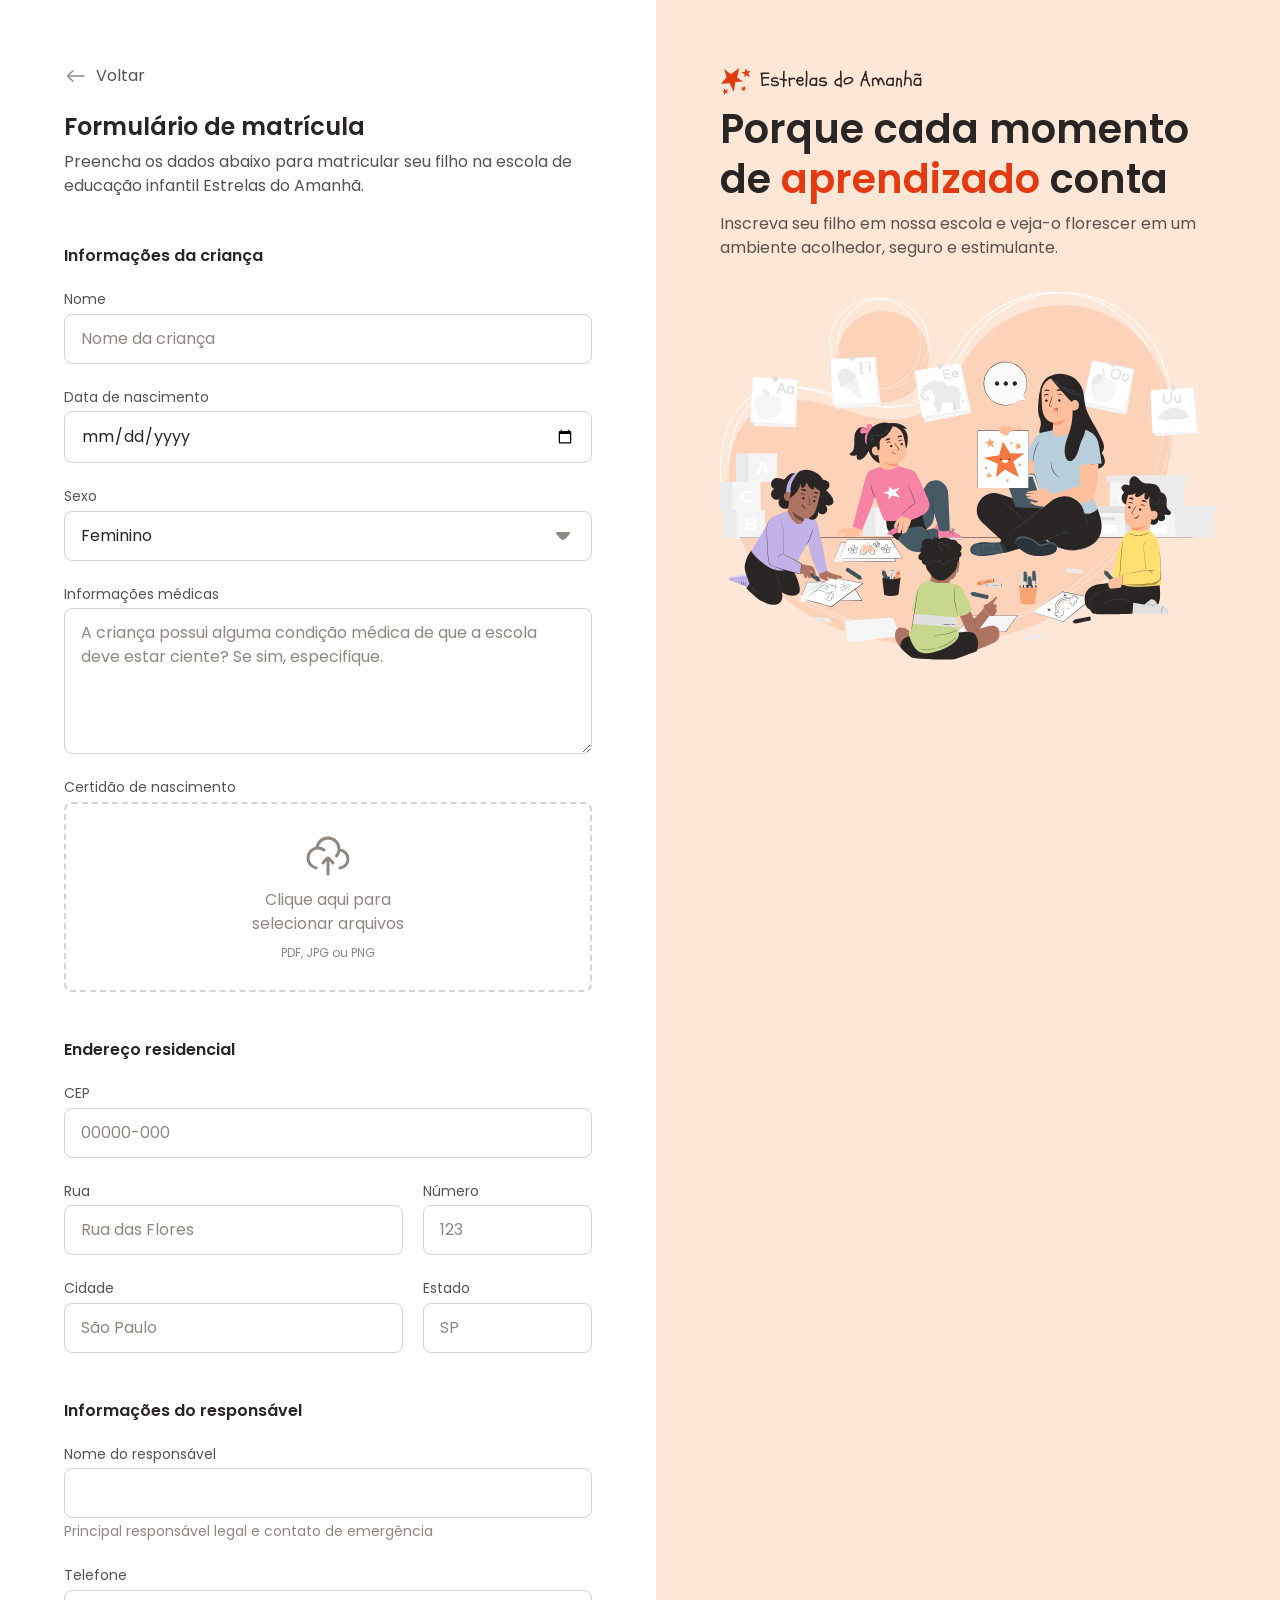
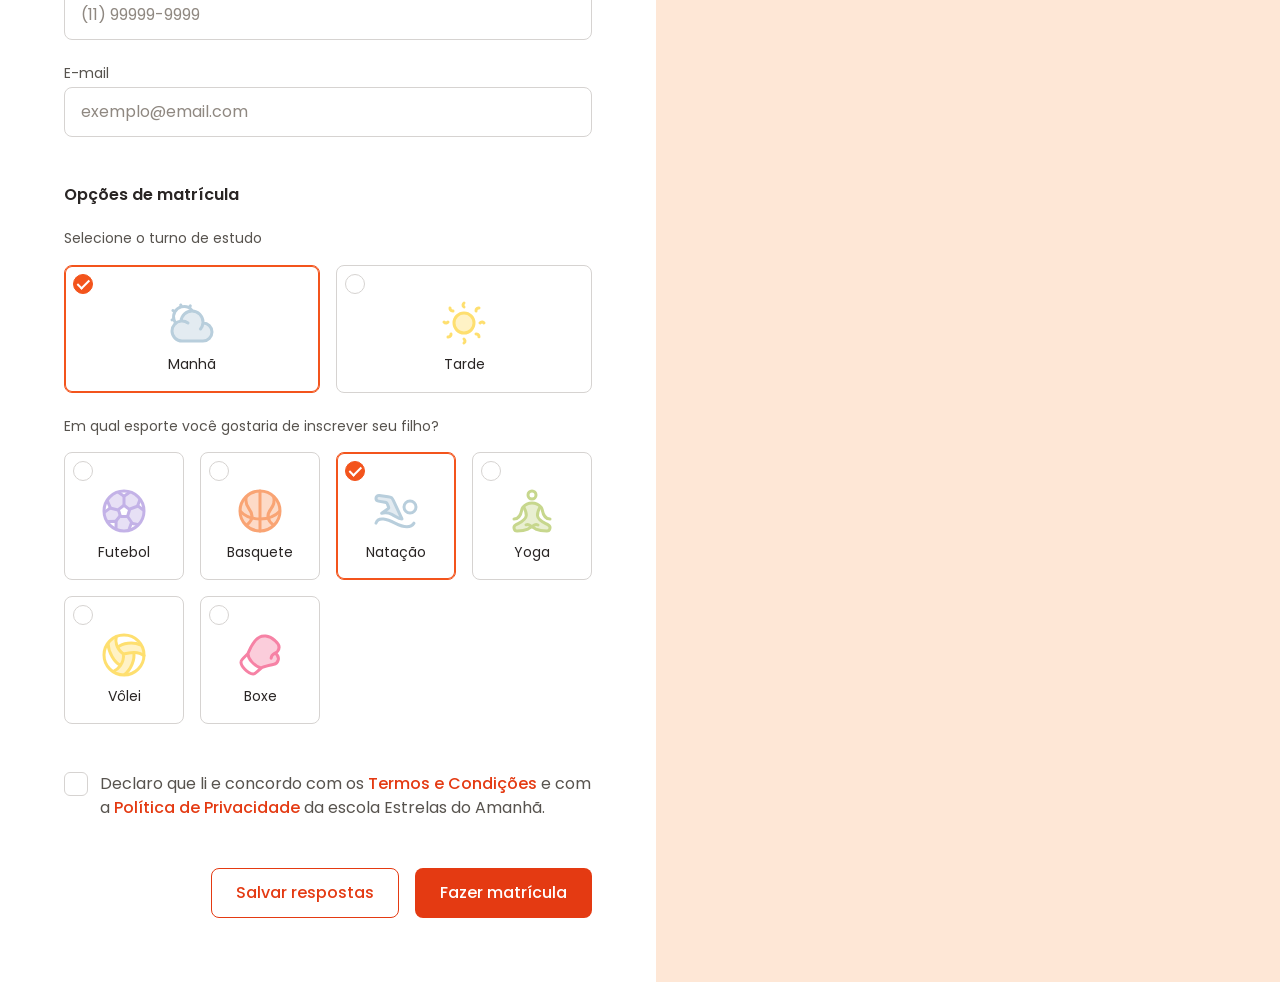
<file: index.html>
<!doctype html>
<html lang="pt-BR">
  <head>
    <link rel="preconnect" href="https://fonts.googleapis.com" />
    <link rel="preconnect" href="https://fonts.gstatic.com" crossorigin />
    <meta charset="UTF-8" />
    <meta name="viewport" content="width=device-width, initial-scale=1.0" />
    <title>Formulário de matrícula | Estrelas do Amanhã</title>
    <link rel="stylesheet" href="styles/index.css" />
    <link
      href="https://fonts.googleapis.com/css2?family=Poppins:wght@400;500;600;700&display=swap"
      rel="stylesheet"
    />
  </head>
  <body>
    <div id="app">
      <main id="inicio">
        <div class="main-container">
          <a class="back" href="#apresentacao">
            <img src="pictures/icons/arrow-left-02.svg" alt="" />
            <span>Voltar</span>
          </a>

          <h1>Formulário de matrícula</h1>
          <p>
            Preencha os dados abaixo para matricular seu filho na escola de
            educação infantil Estrelas do Amanhã.
          </p>

          <form id="formulario-matricula" action="" method="post" enctype="multipart/form-data">
            <fieldset>
              <legend>Informações da criança</legend>

              <div class="input-wrapper">
                <label for="nome">Nome</label>
                <input
                  type="text"
                  id="nome"
                  name="nome"
                  placeholder="Nome da criança"
                  autocomplete="off"
                  required
                />
              </div>

              <div class="input-wrapper">
                <label for="nascimento">Data de nascimento</label>
                <input type="date" id="nascimento" name="nascimento" required />
              </div>

              <div class="select-wrapper">
                <label for="sexo">Sexo</label>
                <select name="sexo" id="sexo">
                  <option value="feminino">Feminino</option>
                  <option value="masculino">Masculino</option>
                </select>
              </div>

              <div class="textarea-wrapper">
                <label for="info-medic">Informações médicas</label>
                <textarea
                  name="info-medic"
                  id="info-medic"
                  maxlength="900"
                  cols="30"
                  rows="5"
                  placeholder="A criança possui alguma condição médica de que a escola deve estar ciente? Se sim, especifique."
                ></textarea>
              </div>

              <div class="file-wrapper">
                <label for="upload-foto">Certidão de nascimento</label>
                <div class="gropzone">
                  <input type="file" id="upload-foto" name="certidao" accept=".pdf,.jpg,.jpeg,.png" multiple aria-describedby="upload-ajuda arquivos-selecionados" />
                  <img src="pictures/icons/cloud-upload.svg" alt="" width="48" height="48" />
                  <p>Clique aqui para<br />selecionar arquivos</p>
                  <small id="upload-ajuda">PDF, JPG ou PNG</small>
                </div>
                <small id="arquivos-selecionados" role="status"></small>
              </div>
            </fieldset>

            <fieldset class="addres">
              <legend>Endereço residencial</legend>
              <div class="input-wrapper">
                <label for="cep">CEP</label>
                <input type="text" id="cep" name="cep" inputmode="numeric" autocomplete="postal-code" placeholder="00000-000" pattern="[0-9]{5}-?[0-9]{3}" title="Informe oito números, com ou sem hífen." required />
              </div>

              <div class="flex">
                <div class="input-wrapper">
                  <label for="rua">Rua</label>
                  <input
                    type="text"
                    id="rua"
                    name="rua"
                    placeholder="Rua das Flores"
                    autocomplete="address-line1"
                    required
                  />
                </div>

                <div class="input-wrapper">
                  <label for="numero">Número</label>
                  <input type="text" id="numero" name="numero" placeholder="123" required />
                </div>
              </div>
              <div class="flex">
                <div class="input-wrapper">
                  <label for="cidade">Cidade</label>
                  <input
                    type="text"
                    id="cidade"
                    name="cidade"
                    placeholder="São Paulo"
                    autocomplete="address-level2"
                    required
                  />
                </div>

                <div class="input-wrapper">
                  <label for="estado">Estado</label>
                  <input type="text" id="estado" name="estado" autocomplete="address-level1" placeholder="SP" maxlength="2" pattern="[A-Za-z]{2}" title="Informe a sigla do estado com duas letras." required />
                </div>
              </div>

            </fieldset>

            <fieldset class="guardian">
              <legend>Informações do responsável</legend>

              <div class="input-wrapper">
                <label for="guardian">Nome do responsável</label>
                <input type="text" name="responsavel" id="guardian" autocomplete="name" aria-describedby="responsavel-ajuda" required />
                <small id="responsavel-ajuda"
                  >Principal responsável legal e contato de emergência</small
                >
              </div>

              <div class="input-wrapper">
                <label for="telefone">Telefone</label>
                <input type="tel" name="telefone" id="telefone" autocomplete="tel" placeholder="(11) 99999-9999" pattern="\+?[0-9\(\) .\-]{10,20}" title="Informe um telefone com DDD." required />
              </div>

              <div class="input-wrapper">
                <label for="email">E-mail</label>
                <input type="email" name="email" id="email" autocomplete="email" placeholder="exemplo@email.com" aria-describedby="email-erro" required />
                <div class="error" id="email-erro">
                  <img src="pictures/icons/alert-circle.svg" alt="" />
                  <span>Insira um e-mail válido</span>
                </div>
              </div>
            </fieldset>

            <fieldset class="enroll-options">
              <legend>Opções de matrícula</legend>

              <fieldset class="option-group">
                <legend>Selecione o turno de estudo</legend>
                <div class="radio-wrapper shifts">
                  <label class="radio-inner" for="morning">
                    <input type="radio" name="turno" id="morning" value="manha" checked required />
                    <span class="radio-image" aria-hidden="true"></span>
                    <img src="pictures/icons/sun-cloud-02.svg" alt="" width="48" height="48" />
                    <span>Manhã</span>
                  </label>
                  <label class="radio-inner" for="afternoon">
                    <input type="radio" name="turno" id="afternoon" value="tarde" />
                    <span class="radio-image" aria-hidden="true"></span>
                    <img src="pictures/icons/sun-02.svg" alt="" width="48" height="48" />
                    <span>Tarde</span>
                  </label>
                </div>
              </fieldset>

              <fieldset class="option-group">
                <legend>Em qual esporte você gostaria de inscrever seu filho?</legend>
                <div class="radio-wrapper sports">
                  <label class="radio-inner" for="football">
                    <input type="radio" name="esporte" id="football" value="futebol" required />
                    <span class="radio-image" aria-hidden="true"></span>
                    <img src="pictures/icons/football.svg" alt="" width="48" height="48" />
                    <span>Futebol</span>
                  </label>
                  <label class="radio-inner" for="basketball">
                    <input type="radio" name="esporte" id="basketball" value="basquete" />
                    <span class="radio-image" aria-hidden="true"></span>
                    <img src="pictures/icons/basketball-02.svg" alt="" width="48" height="48" />
                    <span>Basquete</span>
                  </label>
                  <label class="radio-inner" for="swimming">
                    <input type="radio" name="esporte" id="swimming" value="natacao" checked />
                    <span class="radio-image" aria-hidden="true"></span>
                    <img src="pictures/icons/swimming.svg" alt="" width="48" height="48" />
                    <span>Natação</span>
                  </label>
                  <label class="radio-inner" for="yoga">
                    <input type="radio" name="esporte" id="yoga" value="yoga" />
                    <span class="radio-image" aria-hidden="true"></span>
                    <img src="pictures/icons/yoga-02.svg" alt="" width="48" height="48" />
                    <span>Yoga</span>
                  </label>
                  <label class="radio-inner" for="volleyball">
                    <input type="radio" name="esporte" id="volleyball" value="volei" />
                    <span class="radio-image" aria-hidden="true"></span>
                    <img src="pictures/icons/volleyball.svg" alt="" width="48" height="48" />
                    <span>Vôlei</span>
                  </label>
                  <label class="radio-inner" for="boxing">
                    <input type="radio" name="esporte" id="boxing" value="boxe" />
                    <span class="radio-image" aria-hidden="true"></span>
                    <img src="pictures/icons/boxing-glove-01.svg" alt="" width="48" height="48" />
                    <span>Boxe</span>
                  </label>
                </div>
              </fieldset>
            </fieldset>

            <div class="terms-wrapper">
              <input type="checkbox" id="termos" name="termos" required />
              <span class="checkbox-image" aria-hidden="true"></span>
              <label for="termos">Declaro que li e concordo com os <a href="#termos-dialog" data-dialog="termos-dialog">Termos e Condições</a> e com a <a href="#privacidade-dialog" data-dialog="privacidade-dialog">Política de Privacidade</a> da escola Estrelas do Amanhã.</label>
            </div>

            <div class="actions-wrapper">
              <button class="button-secondary" type="button" id="salvar-respostas">Salvar respostas</button>
              <button class="button-primary" type="submit" id="fazer-matricula" disabled>Fazer matrícula</button>
            </div>
            <p class="form-status" id="form-status" role="status" tabindex="-1"></p>
            <noscript><p class="demo-note">Projeto demonstrativo. Ative o JavaScript para salvar um rascunho ou simular a matrícula; os dados não são enviados a uma escola.</p></noscript>
          </form>
        </div>
      </main>

      <aside id="apresentacao" aria-labelledby="titulo-apresentacao" tabindex="-1">
        <div class="aside-container">
          <header>
            <img src="pictures/logo.svg" alt="Estrelas do Amanhã" id="logo" />
            <h2 id="titulo-apresentacao">Porque cada momento de <span>aprendizado</span> conta</h2>
            <p>
              Inscreva seu filho em nossa escola e veja-o florescer em um
              ambiente acolhedor, seguro e estimulante.
            </p>
          </header>
          <img src="pictures/Illustration.svg" alt="Professora e crianças em uma sala de aula." id="Illustration" width="496" height="368" />
        </div>
      </aside>
    </div>
    <dialog id="termos-dialog" aria-labelledby="titulo-termos">
      <h2 id="titulo-termos">Termos e Condições</h2>
      <p>Este é um projeto de estudo de frontend. O preenchimento serve apenas para demonstração e não realiza uma matrícula em uma escola.</p>
      <p>Utilize somente dados fictícios. Os termos de uma escola real precisariam ser definidos antes de disponibilizar este formulário para uso real.</p>
      <form method="dialog"><button class="button-primary">Fechar</button></form>
    </dialog>
    <dialog id="privacidade-dialog" aria-labelledby="titulo-privacidade">
      <h2 id="titulo-privacidade">Política de Privacidade</h2>
      <p>Esta demonstração não envia os dados do formulário nem os arquivos selecionados para um servidor. Ao salvar respostas, um rascunho é baixado apenas no seu dispositivo.</p>
      <p>O rascunho contém os campos preenchidos, mas não inclui os anexos. Use dados fictícios e evite inserir informações pessoais ou médicas reais.</p>
      <form method="dialog"><button class="button-primary">Fechar</button></form>
    </dialog>

    <script>
      // Interações locais da demonstração: não há backend ou envio de matrícula.
      const formulario = document.querySelector("#formulario-matricula");
      const aviso = document.querySelector("#form-status");
      const nascimento = document.querySelector("#nascimento");
      const hoje = new Date();
      nascimento.max = `${hoje.getFullYear()}-${String(hoje.getMonth() + 1).padStart(2, "0")}-${String(hoje.getDate()).padStart(2, "0")}`;

      document.querySelector("#upload-foto").addEventListener("change", (evento) => {
        document.querySelector("#arquivos-selecionados").textContent =
          Array.from(evento.target.files, (arquivo) => arquivo.name).join(", ");
      });

      document.querySelectorAll("[data-dialog]").forEach((link) => {
        link.addEventListener("click", (evento) => {
          evento.preventDefault();
          document.getElementById(link.dataset.dialog).showModal();
        });
      });

      document.querySelector("#salvar-respostas").addEventListener("click", () => {
        const respostas = {};
        new FormData(formulario).forEach((valor, nome) => {
          if (!(valor instanceof File)) respostas[nome] = valor;
        });
        const arquivo = new Blob([JSON.stringify(respostas, null, 2)], { type: "application/json" });
        const endereco = URL.createObjectURL(arquivo);
        const link = document.createElement("a");
        link.href = endereco;
        link.download = "matricula-rascunho.json";
        document.body.append(link);
        link.click();
        link.remove();
        setTimeout(() => URL.revokeObjectURL(endereco), 1000);
        aviso.textContent = "Rascunho baixado no seu dispositivo, sem os anexos. Nenhum dado foi enviado.";
      });

      formulario.addEventListener("submit", (evento) => {
        evento.preventDefault();
        aviso.textContent = "Formulário validado! Esta é uma demonstração: nenhuma matrícula foi enviada e os dados continuam nesta página.";
        aviso.focus();
      });
      document.querySelector("#fazer-matricula").disabled = false;
    </script>
  </body>
</html>
</file>
<file: styles/index.css>
@import url(global.css);
@import url(layout.css);
@import url(forms.css);
</file>
